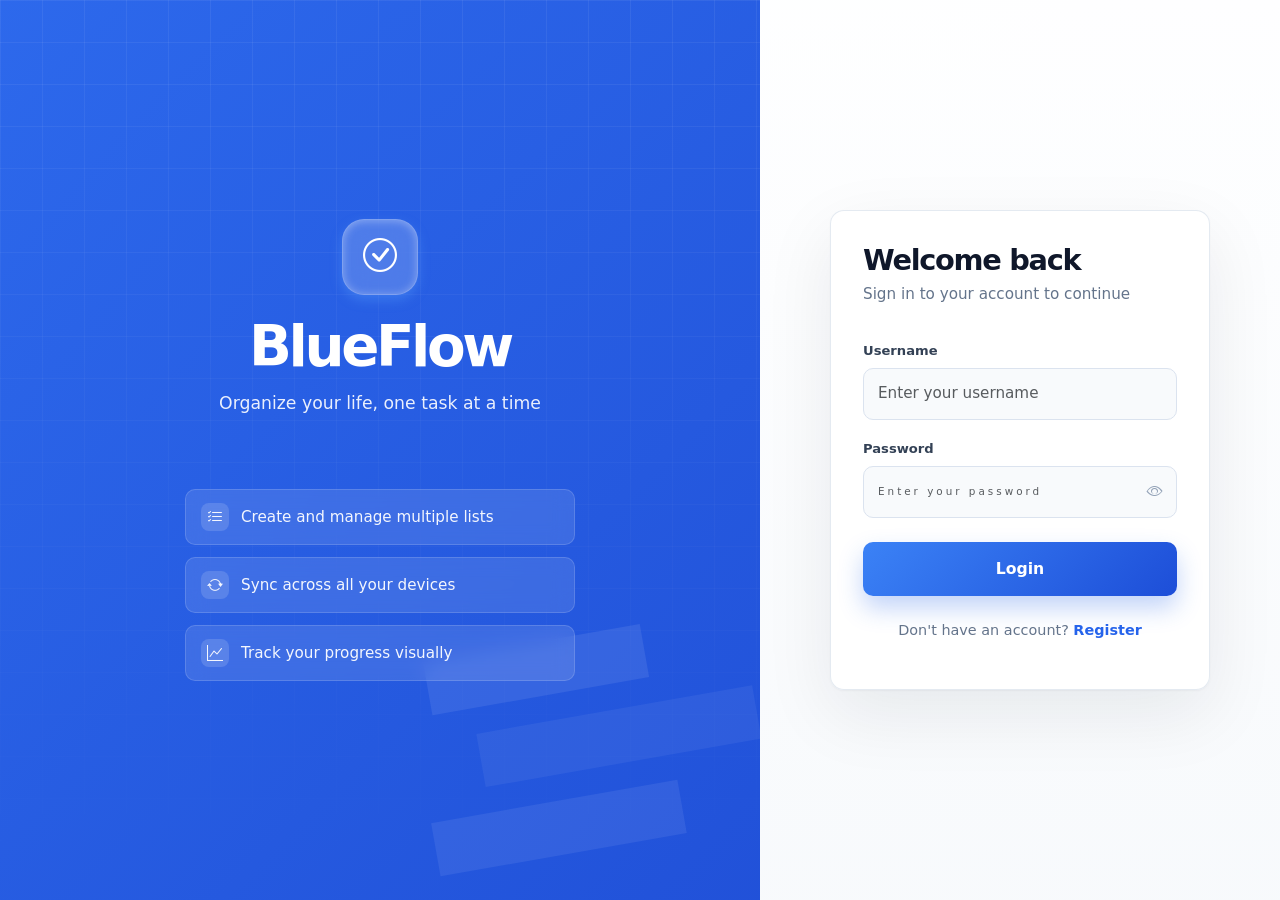
<file: frontend/index.html>
<!DOCTYPE html>
<html lang="en">

<head>
    <meta charset="UTF-8">
    <meta name="viewport" content="width=device-width, initial-scale=1.0">
    <script src="js/theme.js"></script>
    <title>BlueFlow - ToDo List</title>
    <link rel="stylesheet" href="https://cdn.jsdelivr.net/npm/bootstrap@5.3.8/dist/css/bootstrap.min.css">
    <link href="https://cdn.jsdelivr.net/npm/bootstrap-icons@1.11.3/font/bootstrap-icons.min.css" rel="stylesheet">
    <link rel="stylesheet" href="css/style.css">
</head>

<body>
    <div class="container-fluid px-0">
        <div class="app-shell">

            <!-- SIDEBAR -->
            <aside class="sidebar p-3 d-flex flex-column">

                <!-- Create New List -->
                <button class="btn btn-primary w-100 mb-4" data-bs-toggle="modal" data-bs-target="#createListModal">
                    <i class="bi bi-plus-circle me-2 fw-semibold"></i>
                    Create List
                </button>

                <!-- Lists -->
                <ul class="nav flex-column gap-1" id="listTabs">
                    <li class="nav-item">
                        <a href="#" class="nav-link active d-flex align-items-center" data-filter="all">
                            <i class="bi bi-list-check me-2 fs-5"></i> All Lists
                        </a>
                    </li>
                    <!-- Categories will be loaded dynamically -->
                </ul>

                <!-- Push settings to bottom -->
                <div class="mt-auto pt-3 border-top">
                    <a href="settings.html" class="nav-link text-muted settings d-flex align-items-center">
                        <i class="bi bi-gear me-2 fs-6"></i> Settings
                    </a>
                </div>
            </aside>


            <!-- CONTENT WRAPPER -->
            <div class="app-content p-0">

                <!-- HEADER -->
                <header class="app-header d-flex align-items-center justify-content-between px-4 py-3 border-bottom">
                    <div class="d-flex align-items-center gap-3">
                        <button class="btn btn-light d-lg-none" id="sidebar-toggle">
                            <i class="bi bi-list fs-5"></i>
                        </button>

                        <div class="brand-logo">
                            <i class="bi bi-check-circle"></i>
                        </div>

                        <div>
                            <h3 class="app-title mb-0">BlueFlow</h3>
                            <p class="text-muted small mb-0">Organize your life, one task at a time</p>
                        </div>
                    </div>
                    <div class="d-flex align-items-center gap-2">
                        <div class="search-control" id="search-control">
                            <button class="btn btn-light icon-btn" id="search-btn" aria-label="Search Lists">
                                <i class="bi bi-search"></i>
                            </button>
                            <input type="search" id="search-input" placeholder="Search lists..." autocomplete="off">
                        </div>
                        <div class="dropdown">
                            <button class="btn icon-btn dropdown-toggle" id="theme-toggle" data-bs-toggle="dropdown" title="Theme">
                                <i class="bi bi-circle-half" id="theme-icon"></i>
                            </button>
                            <ul class="dropdown-menu dropdown-menu-end" id="theme-menu">
                                <li>
                                    <a class="dropdown-item theme-option" href="#" data-theme-value="light">
                                        <i class="bi bi-sun-fill me-2"></i>Light
                                    </a>
                                </li>
                                <li>
                                    <a class="dropdown-item theme-option" href="#" data-theme-value="dark">
                                        <i class="bi bi-moon-fill me-2"></i>Dark
                                    </a>
                                </li>
                                <li>
                                    <a class="dropdown-item theme-option" href="#" data-theme-value="system">
                                        <i class="bi bi-circle-half me-2"></i>System
                                    </a>
                                </li>
                            </ul>
                        </div>
                        <div class="dropdown">
                            <button class="btn avatar-btn dropdown-toggle" id="profile-dropdown" data-bs-toggle="dropdown">
                                <span id="avatar-initial">U</span>
                            </button>
                            <ul class="dropdown-menu dropdown-menu-end">
                                <li><span class="dropdown-item-text" id="avatar-username">User</span></li>
                                <li>
                                    <hr class="dropdown-divider">
                                </li>
                                <li><a class="dropdown-item" href="#" id="logout-btn"><i class="bi bi-box-arrow-right me-2"></i>Logout</a>
                                </li>
                            </ul>
                        </div>
                    </div>
                </header>

                <!-- MAIN CONTENT -->
                <main class="p-4">

                    <!-- LIST CARDS -->
                    <div class="row row-cols-1 row-cols-sm-2 row-cols-lg-3 g-4" id="lists-container">
                        <!-- Cards will be loaded here dynamically -->
                    </div>

                </main>
                
                <footer class="site-footer">
                    <p>&copy; 2026 BLUEFLOW. All rights reserved.</p>
                </footer> 
            </div>
        </div>
    </div>

    <!-- CREATE LIST MODAL -->
    <div class="modal fade" id="createListModal" tabindex="-1">
        <div class="modal-dialog">
            <div class="modal-content">
                <div class="modal-header">
                    <h5 class="modal-title">Create New List</h5>
                    <button type="button" class="btn-close" data-bs-dismiss="modal"></button>
                </div>
                <div class="modal-body">
                    <div class="mb-3">
                        <label class="form-label">List Name</label>
                        <input type="text" class="form-control" id="new-list-name" placeholder="e.g. Daily Routine">
                    </div>
                    <div class="mb-3">
                        <label class="form-label">Category</label>
                        <input type="text" id="new-list-category" class="form-control"
                            placeholder="e.g. Work, Personal, School...">
                    </div>
                </div>
                <div class="modal-footer">
                    <button type="button" class="btn btn-secondary" data-bs-dismiss="modal">Cancel</button>
                    <button type="button" class="btn btn-primary" id="create-list-btn">Create</button>
                </div>
            </div>
        </div>
    </div>
    <div class="sidebar-overlay" id="sidebar-overlay"></div>


    <!-- TOAST CONTAINER -->
    <div class="toast-container position-fixed bottom-0 end-0 p-3" style="z-index: 9999;">
        <div id="app-toast" class="toast align-items-center border-0" role="alert">
            <div class="d-flex">
                <div class="toast-body" id="toast-message"></div>
                <button type="button" class="btn-close btn-close-white me-2 m-auto" data-bs-dismiss="toast"></button>
                <!-- Toast message will be set dynamically -->
            </div>
        </div>
    </div>

    <script src="https://cdn.jsdelivr.net/npm/bootstrap@5.3.8/dist/js/bootstrap.bundle.min.js"></script>
    <script src="js/script.js"></script>
</body>

</html>
</file>
<file: frontend/css/style.css>
:root {
    --baby-blue: #93C5FD;
    --primary-blue: #5fa7ffbb;
    --soft-gray: #f5f5f5;
    --text-dark: #1f2937;
    --border-white: #e5e7eb;
    --bg-card: #ffffff;
    --bg-sidebar: #ffffff;
    --bg-card: #ffffff;
}

[data-theme="dark"] {
    --soft-gray: #0f1117;
    --text-dark: #f1f5f9;
    --border-white: #2d3748;
    --bg-card: #1a1d2e;
    --bg-sidebar: #13151f;
    --bg-header: #13151f;
}

[data-theme="dark"] .sidebar {
    background-color: var(--bg-sidebar) !important;
    border-right-color: var(--border-white) !important;
}

[data-theme="dark"] .list-card {
    box-shadow: 0 4px 8px rgba(0, 0, 0, 0.4);
}

[data-theme="dark"] .task-row:hover {
    background-color: #2d3748;
}

[data-theme="dark"] .sidebar .nav-link {
    color: #cbd5e1;
}

[data-theme="dark"] .sidebar .nav-link.active {
    background-color: rgba(95, 168, 255, 0.15);
    color: #60a5fa;
}

[data-theme="dark"] .card-meta {
    color: #94a3b8 !important;
}

[data-theme="dark"] .add-task-toggle {
    border-top-color: #2d3748;
    color: #64748b;
}

[data-theme="dark"] .task-handle {
    color: #4b5563;
}

[data-theme="dark"] .form-check-input:not(:checked) {
    background-color: #374151;
}

[data-theme="dark"] .btn-light {
    background-color: #1e2535;
    color: #94a3b8;
}

[data-theme="dark"] .btn-light:hover {
    background-color: #2d3748;
}

[data-theme="dark"] .dropdown-menu {
    background-color: #1e2535;
    border-color: #2d3748;
}

[data-theme="dark"] .dropdown-item,
[data-theme="dark"] .dropdown-item-text {
    color: #cbd5e1;
}

[data-theme="dark"] .dropdown-item:hover {
    background-color: #2d3748;
    color: #f1f5f9;
}

[data-theme="dark"] .card-header,
[data-theme="dark"] .list-name,
[data-theme="dark"] .form-check-label,
[data-theme="dark"] .task-row,
[data-theme="dark"] .more-tasks-btn {
    color: #f1f5f9 !important;
}

[data-theme="dark"] .text-muted {
    color: #94a3b8 !important;
}

[data-theme="dark"] footer,
[data-theme="dark"] .site-footer {
    background-color: var(--bg-card) !important;
    color: #94a3b8;
    border-top-color: #2d3748 !important;
}

[data-theme="dark"] .settings-section .form-control {
    color: var(--text-dark);
    background: #0f1117;
    border-color: #2d3748;
}

[data-theme="dark"] .settings-section .form-control:focus {
    background: #1a1d2e;
}

[data-theme="light"] {
    --soft-gray: #f5f5f5;
    --text-dark: #1f2937;
    --border-white: #e5e7eb;
    --bg-card: #ffffff;
    --bg-sidebar: #ffffff;
    --bg-header: #ffffff;
}

body {
    margin: 0;
    background-color: var(--soft-gray);
    color: var(--text-dark);
    transition: background-color 200ms ease, color 200ms ease;
}

.app-shell {
    min-height: 100vh;
    display: flex;
}

.app-content {
    flex: 1;
    min-width: 0;
    display: flex;
    flex-direction: column;
    min-height: 100vh;
}

.app-content main{
    flex: 1;
}

.site-footer {
    padding: 1rem 1.5rem;
    text-align: center;
    font-size: 0.82rem;
    color: #6b7280;
    background: var(--soft-gray);
    border-top: 1px solid var(--border-white);
    margin-top: auto;
}

.site-footer p {
    margin: 0;
}

.sidebar {
    background-color: var(--bg-sidebar);
    border-right: 1px solid var(--border-white);
    flex: 0 0 220px;
    width: 220px;
    min-width: 220px;
    max-width: 350px;
    padding-left: 1.2rem;
    padding-right: 1.2rem;
    position: sticky;
    top: 0;
    height: 100vh;
}

/* Sidebar button */
.sidebar .btn-primary {
    background-color: var(--primary-blue);
    border: none;
    font-weight: 500;
    padding: 10px 14px;
    border-radius: 14px;
}

.sidebar .btn-primary:hover {
    background-color: rgba(75, 146, 234);
}

/* Sidebar links */
.sidebar .nav-link {
    color: #374151;
    border-radius: 10px;
    padding-left: 0.5rem;
    width: 100%;
    box-sizing: border-box;
    display: block;
}

.sidebar .nav-link:hover {
    background-color: rgba(95, 95, 96, 0.076);
}

.sidebar .nav-link.active, .nav-link:active{
    background-color: rgba(95, 168, 255, 0.20);
    font-weight: 500;
    color: rgb(0, 115, 255);
}

.settings {
    border-radius: 10px;
    padding-top: 12px;
    padding-bottom: 12px;
}

.app-header {
    background-color: var(--bg-header);
    border-bottom: 1px solid #ffffff;
    box-shadow: 0 1px 2.5px rgba(0, 0, 0, 0.185);
    position: sticky;
    top: 0;
    z-index: 10;

    padding-top: 18px;
    padding-bottom: 18px;
}

.brand-wrap {
    display: flex;
    align-items: center;
    gap: 10px;
}

.brand-logo {
    width: 42px;
    height: 42px;
    border-radius: 14px;
    background: #6eb3ff;
    color: white;
    display: grid;
    place-items: center;
    font-size: 21px;
    box-shadow: 0 5px 12px rgba(95, 167, 255, 0.35);
    flex-shrink: 0;
}

.app-title {
    font-size: 1.55rem;
    font-weight: 600;
    letter-spacing: -0.3px;
    line-height: 1.05;
}

header p {
    font-size: 0.82rem;
    margin-top: 4px;
}

.search-control {
    display: flex;
    align-items: center;
    gap: 0;
    width: 38px;
    height: 38px;
    overflow: hidden;
    border-radius: 16px;
    background: transparent;
    transition: width 180ms ease, background 180ms ease, box-shadow 180ms ease;
}

.search-control.open {
    width: 250px;
    background: #f3f4f6;
    box-shadow: inset 0 0 0 1px #e5e7eb;
}

.search-control .icon-btn {
    flex: 0 0 38px;
    width: 38px;
    height: 38px;
    background: transparent;
}

.search-control .icon-btn:hover {
    background: transparent;
}

#search-input {
    flex: 1;
    min-width: 0;
    height: 100%;

    border: none !important;
    outline: none !important;
    box-shadow: none !important;
    appearance: none;
    -webkit-appearance: none;

    background: transparent !important;
    color: #1f2937;
    font-size: 0.9rem;
    padding: 0 12px 0 4px;
}

#search-input:focus,
#search-input:active {
    border: none !important;
    outline: none !important;
    box-shadow: none !important;
    background: transparent !important;
}


#search-input::placeholder {
    color: #9ca3af;
}

.icon-btn {
    width: 38px;
    height: 38px;
    border-radius: 10px;
    display: grid;
    place-items: center;
    padding: 0;
    color: #374151;
    background: #f3f4f6;
    border: none;
}

.icon-btn:hover {
    background: #e5e7eb;
}

#theme-toggle::after {
    display: none !important;
}

#theme-toggle {
    width: 38px;
    height: 38px;
    border-radius: 50%;
    background: #f3f4f6;
    border: none;
    display: grid;
    place-items: center;
    padding: 0;
}

[data-theme="dark"] #theme-toggle {
    background: #1e2535;
    border: 1.5px solid #3b82f6;
    color: #93c5fd;
}

.theme-option.active {
    color: #93c5fd !important;
    font-weight: 600;
}

[data-theme="dark"] .theme-option.active {
    color: #93c5fd !important;
}

/* [data-theme="light"] .theme-option.active {
    color: var(--text-dark) !important;
    background:
} */

.avatar-btn {
    width: 38px;
    height: 38px;
    border-radius: 50%;
    background: linear-gradient(135deg, #3b83f6c3, #1d4fd8cb);
    color: white;
    font-weight: 700;
    font-size: 0.95rem;
    display: grid;
    place-items: center;
    padding: 0;
    border: none;
}

.avatar-btn::after {
    display: none;
}

.avatar-btn:hover {
    opacity: 0.9;
}

main {
    padding-right: 0;
}

.btn-light {
    color: #37415187;
    font-size: large;
    background-color: #ffffff;
    border: none;
    border-radius: 10px;
    padding: 4px 7px;
}

.btn-light:hover {
    background-color: rgba(95, 95, 96, 0.110);
}

.card-meta {
    margin-left: 0;
    margin-bottom: 8px;
}

.list-card {
    background-color: var(--bg-card);
    border: none;
    padding: 24px 28px;
    min-height: 250px;
    border-radius: 16px;
    overflow: hidden;
    transition: transform 120ms ease, box-shadow 160ms ease;
    box-shadow: 0 4px 8px rgba(0, 0, 0, 0.1);
}


/* Softer hover */
.list-card:hover {
    transform: translateY(-6px);
    box-shadow: 0 8px 16px rgba(0, 0, 0, 0.12);
}

.card-header {
    font-weight: 600;
    font-size: 1.15rem;
    padding: 0;
    border-bottom: none;
    background-color: var(--bg-card) !important;
}

.list-card .card-body {
    padding: 20px 0 0;
}

.list-rename-input {
    font-weight: 600;
    font-size: 1.15rem;
    border: none;
    border-bottom: 2px solid #3b82f6;
    border-radius: 0;
    padding: 0;
    background: transparent;
    box-shadow: none;
    width: 100%;
}

.list-rename-input:focus {
    box-shadow: none;
    outline: none;
    background: transparent;
}

.progress {
    height: 9px;
    margin-top: 6px;
    margin-bottom: 10px;
    background-color: var(--border-white);
    border-radius: 20px;
    overflow: hidden;
}

.progress-bar {
    background : linear-gradient(
        90deg,
        #5fa7ff 0%,
        #7db8ff 50%,
        #5fa7ff 100%
    );
    box-shadow: 0 0 6px rgba(95, 167, 255, 0.6);
    border-radius: 20px;
}

.task-row {
    display: flex;
    align-items: center;
    gap: 10px;
    padding: 9px 12px;
    font-size: 0.9rem;
}

.task-row:hover {
    background-color: #f3f4f6e9;
    border-radius: 12px;
}

.task-row.completed {
    opacity: 0.45;
}

.task-row.completed:hover {
    opacity: 0.6;
}

.task-handle {
    color: #9ca3af;
}

.task-handle:active {
    cursor: grabbing;
    color: #3e3e3e;
}

.form-check-input {
    margin: 0;
    flex-shrink: 0;
    width: 1.1rem;
    height: 1.1rem;
    transform: scale(1.15);
    cursor: pointer;
    border: none;
    border-radius: 0.5px;
}

.form-check-input:checked {
    background-color: rgb(0, 106, 255);
}

.form-check-input:not(:checked) {
    background-color: #1c1d20db;
}

.form-check-input:focus {
    box-shadow: 0 0 0 2px rgba(103, 165, 241, 0.4);
    border-color: rgba(95, 167, 255, 0.6);
}

.form-check-label {
    margin: 0;
    line-height: 1.4;
    cursor: pointer;
}

.task-row, .form-check-input {
    margin-top: 0;
}

.task-row .form-check-label {
    flex: 1;
}

/* Add task toggle (Figma-style) */
.add-task-toggle {
    all: unset;
    box-sizing: border-box;

    display: flex;
    align-items: center;
    justify-content: center;
    gap: 8px;

    width: 100%;
    padding: 14px 12px;
    margin-top: 18px;

    color: #9ca3af;
    cursor: pointer;
    text-decoration: none;
    border-top: 1px solid #e5e7eb;
    font-size: 1rem;
}


.add-task-toggle:hover {
    color: rgb(0, 115, 255);
    background-color: rgba(95, 168, 255, 0.08);
    border-radius: 12px;
}

/* Reduce "+ more tasks" size */
.more-tasks-btn {
    font-size: 0.8rem;
    opacity: 0.7;
}

.more-tasks-btn:hover {
    opacity: 1;
}

.add-task-row {
    display: flex;
    gap: 8px;
    margin-top: 8px;
    background: transparent;
    border: none;
    padding: 0;
}


.add-task-row:focus-within {
    border-color: rgba(95, 167, 255, 0.6);
}

.task-input {
    border-radius: 12px;
    border: 2px solid var(--border-white);
    padding: 8px 12px;
    background: #fff;
}

.task-input:focus {
    border: 2.5px solid var(--baby-blue);
    outline: none;
    box-shadow: none;
}

.btn-add-task {
    border: none;
    border-radius: 12px;
    background: var(--baby-blue);
    color: #fff;
    font-weight: 500;
    padding: 8px 16px;
}

.btn-add-task:hover {
    background-color: rgba(75, 146, 234);
    color: #ffffff
}

.task-actions {
    margin-left: auto;
    flex-shrink: 0;
    opacity: 0;
    visibility: hidden;
    transition: opacity 150ms ease;
}

.task-row:hover .task-actions {
    opacity: 1;
    visibility: visible;
}

.btn-task-menu {
    background: none;
    border: none;
    color: #9ca3af;
    cursor: pointer;
    font-size: 14px;
    padding: 2px 6px;
    border-radius: 6px;
    line-height: 1;
}

.btn-task-menu:hover {
    color: #374151;
    background: #f3f4f6;
}

.task-due-date {
    font-size: 0.75rem;
    color: #9ca3af;
    white-space: nowrap;
    flex-shrink: 0;
}

.task-due-input {
    max-width: 140px;
    flex-shrink: 0;
}

.task-hidden {
    display: none !important
}


/* =========================
    LOGIN PAGE
=========================*/
.login-page {
    min-height: 100vh;
    display: flex;
    background:
        radial-gradient(circle at 20% 20%, rgba(59, 130, 246, 0.14), transparent 30%),
        linear-gradient(135deg, #f8fbff 0%, #eef5ff 100%);
    font-family: Inter, system-ui, -apple-system, BlinkMacSystemFont, "Segoe UI", sans-serif;
}

.login-left {
    position: relative;
    flex: 1;
    display: flex;
    flex-direction: column;
    align-items: center;
    justify-content: center;

    padding: 4rem;
    color: white;
    overflow: hidden;

    background:
        linear-gradient(135deg, rgba(37, 99, 235, 0.96), rgba(29, 78, 216, 0.98)),
        linear-gradient(45deg, transparent 25%, rgba(255,255,255,0.08) 25%, rgba(255,255,255,0.08) 50%, transparent 50%);
}

.login-left::before {
    content: "";
    position: absolute;
    inset: 0;
    background-image:
        linear-gradient(rgba(255,255,255,0.08) 1px, transparent 1px),
        linear-gradient(90deg, rgba(255,255,255,0.08) 1px, transparent 1px);
    background-size: 42px 42px;
    mask-image: linear-gradient(to bottom, rgba(0,0,0,0.8), transparent);
    pointer-events: none;
}

.login-left > * {
    position: relative;
    z-index: 1;
}

.login-left::after {
    content: "";
    position: absolute;
    width: 520px;
    height: 520px;
    right: -120px;
    bottom: -160px;
    background:
        linear-gradient(rgba(255,255,255,0.18) 0 0) 90px 90px / 220px 54px no-repeat,
        linear-gradient(rgba(255,255,255,0.12) 0 0) 130px 170px / 280px 54px no-repeat,
        linear-gradient(rgba(255,255,255,0.16) 0 0) 70px 250px / 250px 54px no-repeat;
    border-radius: 40px;
    opacity: 0.45;
    transform: rotate(-10deg);
    pointer-events: none;
}


.login-left .brand-icon {
    width: 76px;
    height: 76px;
    margin-bottom: 1.6rem;

    display: grid;
    place-items: center;

    border-radius: 22px;
    background: rgba(255, 255, 255, 0.18);
    border: 1px solid rgba(255, 255, 255, 0.28);
    box-shadow:
        0 5px 12px rgba(95, 167, 255, 0.35),
        inset 0 1px 8px rgba(255,255,255,0.35);

    font-size: 2.1rem;
    color: white;
    backdrop-filter: blur(12px);
}

.login-left h1 {
    font-size: clamp(2.8rem, 4.4vw, 4.2rem);
    font-weight: 800;
    line-height: 0.95;
    letter-spacing: -0.06em;
    margin-bottom: 1rem;
}

.login-left p {
    font-size: 1.08rem;
    opacity: 0.9;
    text-align: center;
    max-width: 340px;
    line-height: 1.6;
}

.login-left .features {
    width: min(100%, 390px);
    margin-top: 3.5rem;
    display: flex;
    flex-direction: column;
    gap: 0.75rem;
}

.login-left .feature-item {
    display: flex;
    align-items: center;
    gap: 12px;

    padding: 13px 15px;
    border-radius: 10px;

    color: rgba(255, 255, 255, 0.94);
    background: rgba(255, 255, 255, 0.11);
    border: 1px solid rgba(255, 255, 255, 0.15);
    backdrop-filter: blur(10px);

    font-size: 0.95rem;
}

.login-left .feature-item i {
    width: 28px;
    height: 28px;
    display: grid;
    place-items: center;

    border-radius: 8px;
    background: rgba(255,255,255,0.14);
    font-size: 1rem;
}

.login-right {
    width: min(520px, 100%);
    display: flex;
    align-items: center;
    justify-content: center;
    padding: 3rem;
    background:
        linear-gradient(180deg, rgba(255,255,255,0.92), rgba(248,250,252,0.94));
}

.mobile-brand {
    display: flex;
    flex-direction: column;
    align-items: center;
    width: 100%;
}

.mobile-brand .brand-icon {
    width: 76px;
    height: 76px;
    margin-bottom: 1.6rem;

    display: grid;
    place-items: center;

    border-radius: 22px;
    background: rgba(255, 255, 255, 0.18);
    border: 1px solid rgba(255, 255, 255, 0.28);
    box-shadow:
        0 5px 12px rgba(95, 167, 255, 0.35),
        inset 0 1px 8px rgba(255,255,255,0.35);

    font-size: 2.1rem;
    color: white;
    
}

.mobile-brand h1 {
    font-size: 2rem;
    font-weight: 800;
    letter-spacing: -0.05em;
    margin-bottom: 0.3rem;
}
.login-box {
    width: 100%;
    max-width: 380px;
    padding: 2rem;

    border-radius: 14px;
    background: rgba(255,255,255,0.9);
    border: 1px solid rgba(226, 232, 240, 0.9);
    box-shadow:
        0 24px 70px rgba(15, 23, 42, 0.08),
        0 1px 2px rgba(15, 23, 42, 0.04);
}

.login-box h2 {
    font-size: 1.8rem;
    font-weight: 800;
    letter-spacing: -0.045em;
    margin-bottom: 0.35rem;
    color: #0f172a;
}

.login-box .subtitle {
    color: #64748b;
    font-size: 0.95rem;
    margin-bottom: 2rem;
}

.login-box .form-label {
    font-weight: 600;
    font-size: 0.82rem;
    color: #334155;
    margin-bottom: 0.45rem;
}

.login-box .form-control {
    min-height: 52px;
    border-radius: 10px;
    border: 1px solid #dbe3ef;
    padding: 12px 14px;
    font-size: 0.95rem;
    color: #0f172a;
    background: #f8fafc;
    transition: border-color 160ms ease, box-shadow 160ms ease, background 160ms ease;
}

.login-box .form-control:hover {
    background: white;
    border-color: #cbd5e1;
}

.login-box .form-control:focus {
    background: white;
    border-color: #3b82f6;
    box-shadow: 0 0 0 4px rgba(59, 130, 246, 0.14);
}

.login-box .btn-primary {
    min-height: 54px;
    border: none;
    border-radius: 10px;
    background: linear-gradient(135deg, #3b82f6, #1d4ed8);
    box-shadow: 0 12px 24px rgba(37, 99, 235, 0.28);
    font-weight: 700;
    font-size: 0.98rem;
    letter-spacing: 0;
    transition: transform 160ms ease, box-shadow 160ms ease, filter 160ms ease;
}

.login-box .btn-primary:hover {
    transform: translateY(-1px);
    filter: saturate(1.08);
    box-shadow: 0 16px 32px rgba(37, 100, 235, 0.556);
}

.login-box .btn-primary:active {
    transform: translateY(0);
    box-shadow: 0 8px 18px rgba(37, 99, 235, 0.28);
}

.login-box .switch-link {
    color: #64748b;
    font-size: 0.9rem;
    text-align: center;
    margin-top: 1.5rem;
}

.login-box .switch-link a {
    color: #2563eb;
    font-weight: 700;
    text-decoration: none;
}

.login-box .switch-link a:hover {
    text-decoration: underline;
}

.login-box input[type="password"] {
    font-size: 0.65rem;
    letter-spacing: 3px;
}

.password-toggle {
    position: absolute;
    right: 14px;
    translate: translateY(-50%);
    bottom: 14px;
    cursor: pointer;
    color: #94a3b8;
    font-size: 1rem;
}

.password-toggle:hover {
    color: #3b82f6;
}

.alert-danger {
    border-radius: 10px;
    font-size: 0.875rem;
    border: 1px solid #fecaca;
    background: #fff1f2;
    color: #dc2626;
}

/* SETTINGS PAGE */
.settings-section {
    background: var(--bg-card);
    border-radius: 16px;
    padding: 2rem;
    box-shadow: 0 2px 8px rgba(0, 0, 0, 0.06);
}

.settings-title {
    font-size: 1.1rem;
    font-weight: 700;
    color: var(--text-dark);
    margin-bottom: 0.25rem;
}

.settings-section .text-muted {
    font-size: 0.875rem;
    margin-bottom: 1.5rem;
}

.settings-section .form-label {
    font-weight: 600;
    font-size: 0.82rem;
    color: var(--text-dark);
}

.settings-section .form-control {
    border-radius: 10px;
    border: 1.5px solid #e5e7eb;
    padding: 10px 14px;
    font-size: 0.9rem;
    background: var(--bg-card);
}

.settings-section .form-control:focus {
    border-color: #3b82f6;
    box-shadow: 0 0 0 3px rgba(59, 130, 246, 0.15);
    background: var(--bg-card);
}

.settings-section .btn-primary {
    border-radius: 10px;
    padding: 9px 20px;
    font-weight: 600;
    font-size: 0.9rem;
    background: linear-gradient(135deg, #3b82f6, #1d4ed8);
    border: none;
}

.settings-section .btn-primary:hover {
    transform: translateY(-1px);
    box-shadow: 0 4px 12px rgba(59, 130, 246, 0.4);
}

.settings-section .btn-danger {
    border-radius: 10px;
    padding: 9px 20px;
    font-weight: 600;
    font-size: 0.9rem;
    border: none;
    background: linear-gradient(135deg, #ef4444, #dc2626);
    box-shadow: 0 4px 12px hsla(0, 84%, 60%, 0.3);
}

.settings-section .btn-danger:hover {
    transform: translateY(-1px);
    box-shadow: 0 8px 20px rgba(239, 68, 68, 0.5);
}

.settings-section hr {
    display: none;
}

main hr {
    border-color: transparent;
}

/* existing login mobile styles */
@media (max-width: 991.98px) {
    .login-page {
        align-items: center;
        justify-content: center;
        min-height: 100vh;
        padding: 1.5rem;
        background:
            linear-gradient(135deg, rgba(37, 99, 235, 0.96), rgba(29, 78, 216, 0.98));
    }

    .login-right {
        width: 100%;
        padding: 0;
        background: transparent;
    }

    .login-box {
        padding: 1.4rem;
        box-shadow: 0 20px 60px rgba(15, 23, 42, 0.24);
    }
}

/* NEW - main app mobile styles */
@media (max-width: 991.98px) {

    .login-left {
        display: none !important;
    }

    .login-right {
        width: 100%;
        min-height: 100vh;
        display: flex;
        flex-direction: column;
        align-items: center;
        justify-content: center;
        padding: 2rem;
        background: linear-gradient(135deg, rgba(37, 99, 235, 0.96), rgba(29, 78, 216, 0.98));
    }

    .login-box {
        padding: 1.4rem;
        box-shadow: 0 20px 60px rgba(15, 23, 42, 0.24);
    }
    
    .sidebar {
        position: fixed;
        top: 0;
        left: -220px;
        z-index: 1001;

        width: 170px;
        min-width: 170px;
        max-width: 170px;
        height: 100vh;

        background-color: white;
        border-right: 1px solid var(--border-white);
        padding: 1rem;

        transition: left 180ms ease;
    }

    .sidebar .btn-primary {
        padding: 10px 8px;
        border-radius: 12px;
        font-size: 0.86rem;
        line-height: 1.15;
        display: flex;
        align-items: center;
        justify-content: center;
        gap: 6px;
        white-space: normal;
    }

    .sidebar .btn-primary i {
        margin-right: 0 !important;
        font-size: 0.95rem;
    }

    .sidebar.open {
        left: 0;
        box-shadow: 4px 0 20px rgba(0,0,0,0.15);
    }

    .sidebar-overlay {
        display: none;
        position: fixed;
        inset: 0;
        background: rgba(15, 23, 42, 0.35);
        z-index: 1000;
    }

    .sidebar-overlay.show {
        display: block;
    }

    .app-shell {
        display: block;
    }

    .app-content {
        width: 100%;
    }

    .app-header {
        position: sticky;
        top: 0;
        z-index: 900;
        width: 100%;
    }
    .brand-logo {
        width: 34px;
        height: 34px;
        border-radius: 11px;
        font-size: 17px;
    }

    .app-title {
        font-size: 1.25rem;
        letter-spacing: -0.2px;
    }

    .app-header p {
        font-size: 0.65rem;
        line-height: 1.25;
        max-width: 180px;
    }

    main {
        padding: 1rem !important;
    }
    
}

@media (max-width: 575.98px) {
    .app-header {
        padding-left: 0.5rem !important;
        padding-right: 0.75rem !important;
    }

    .app-header > .d-flex:first-child {
        gap: 0.5rem !important;
        min-width: 0;
    }

    #sidebar-toggle {
        margin-left: -0.35rem;
        width: 34px;
        height: 34px;
        flex: 0 0 34px;
    }

    .brand-logo {
        width: 34px;
        height: 34px;
        border-radius: 10px;
        font-size: 16px;
        flex: 0 0 34px;
    }

    .app-header .app-title {
        font-size: 1.2rem;
        line-height: 1;
        letter-spacing: -0.2px;
    }

    .app-header p {
        display: none;
    }

    .app-header .gap-2 {
        gap: 0.45rem !important;
    }

    .icon-btn,
    .avatar-btn {
        width: 34px;
        height: 34px;
        flex: 0 0 34px;
    }

    .search-control {
        width: 34px;
        height: 34px;
    }

    .search-control .icon-btn {
        width: 34px;
        height: 34px;
        flex-basis: 34px;
    }

    .search-control.open {
        width: 155px;
    }
    
    main {
        padding: 0.85rem !important;
    }

    #lists-container {
        justify-content: center;
    }

    #lists-container > .col {
        flex: 0 0 88%;
        max-width: 88%;
    }

    .list-card {
        padding: 16px 18px;
        min-height: 180px;
        border-radius: 14px;
    }

    .card-header {
        font-size: 0.98rem;
        line-height: 1.2;
    }

    .card-meta {
        font-size: 0.76rem;
        margin-bottom: 4px;
    }

    .progress {
        height: 7px;
        margin-top: 4px;
        margin-bottom: 8px;
    }

    .list-card .card-body {
        padding-top: 10px;
    }

    .task-row {
        padding: 6px 7px;
        gap: 8px;
        font-size: 0.82rem;
    }

    .form-check-input {
        width: 1rem;
        height: 1rem;
        transform: scale(1.05);
    }

    .more-tasks-btn {
        font-size: 0.74rem;
        margin-top: 0 !important;
    }

    .add-task-toggle {
        margin-top: 9px;
        padding: 9px 8px;
        font-size: 0.86rem;
    }
}
</file>
